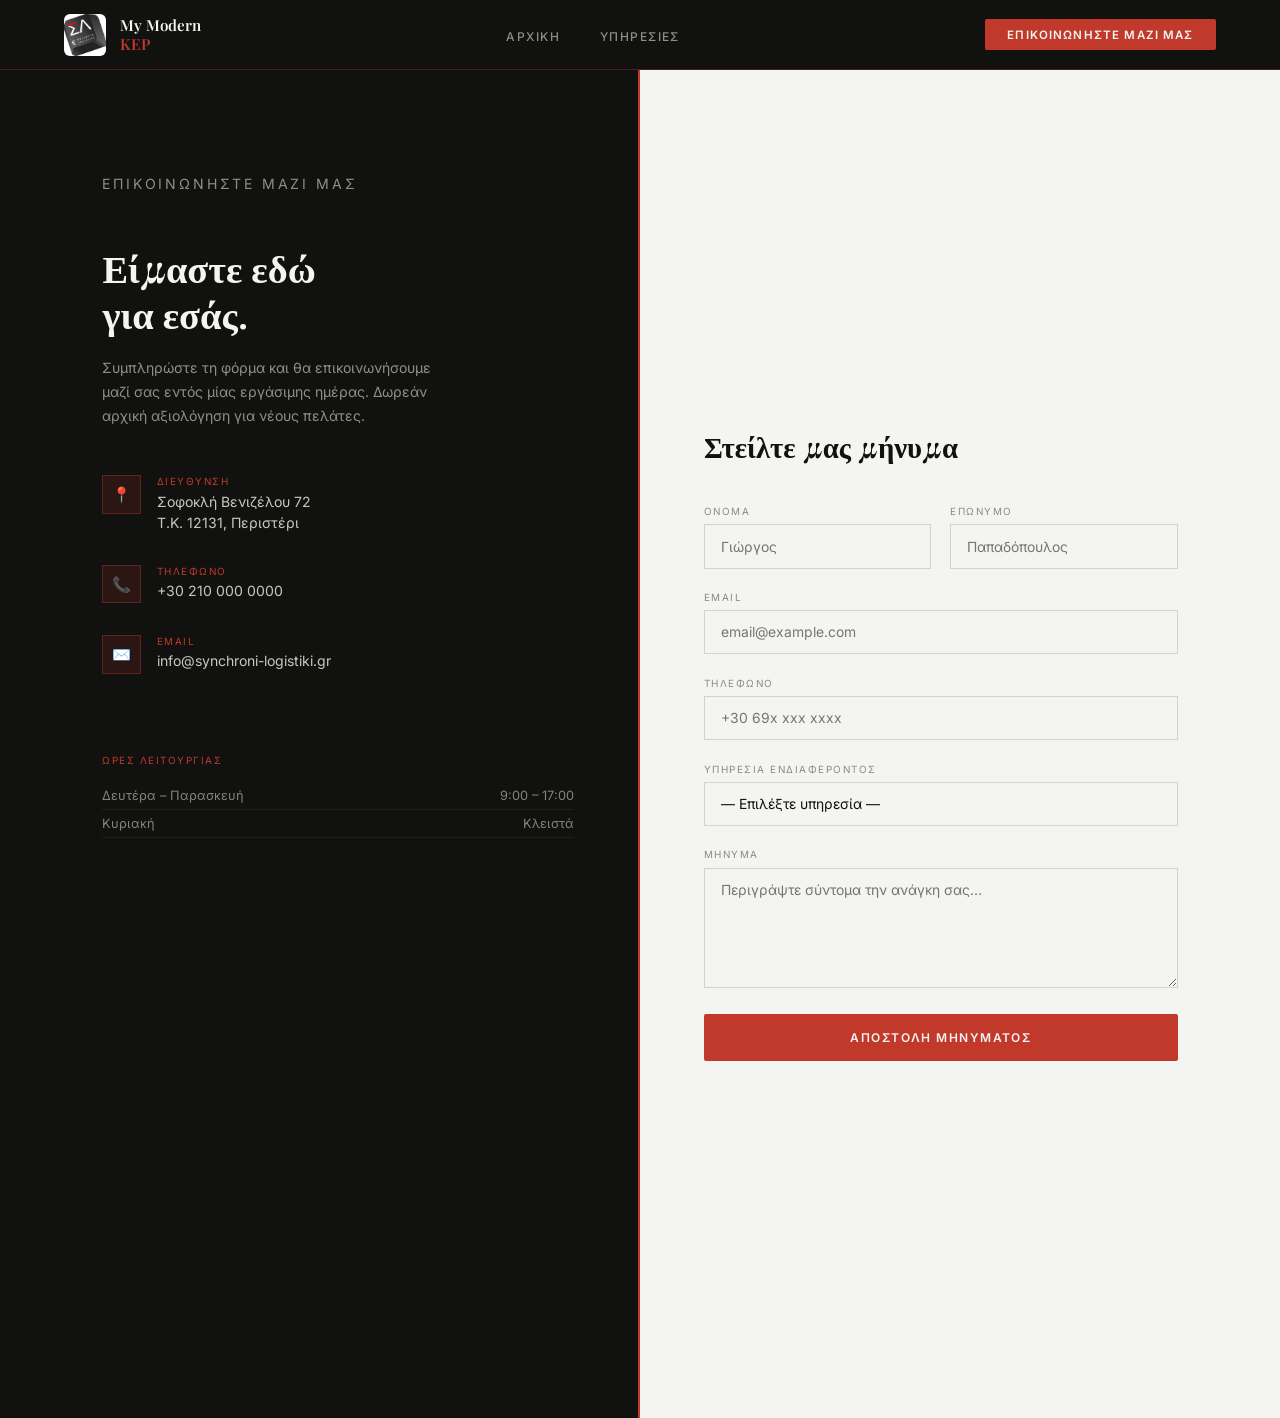
<file: html/contact.html>
<!DOCTYPE html>
<html lang="el">
<head>
  <meta charset="UTF-8" />
  <meta name="viewport" content="width=device-width, initial-scale=1.0" />
  <title>Επικοινωνία – Σύγχρονο ΚΕΠ</title>
  <link rel="preconnect" href="https://fonts.googleapis.com" />
  <link rel="preconnect" href="https://fonts.gstatic.com" crossorigin />
  <link href="https://fonts.googleapis.com/css2?family=Playfair+Display:ital,wght@0,400;0,600;0,700;1,400&family=Inter:wght@300;400;500;600&display=swap" rel="stylesheet" />
  <link rel="stylesheet" href="../styles/styles.css">
  <!-- Google Analytics -->
  <script async src="https://www.googletagmanager.com/gtag/js?id=G-0FLPC3F7KB"></script>
  <script>
    window.dataLayer = window.dataLayer || [];
    function gtag(){dataLayer.push(arguments);}
    gtag('js', new Date());
    gtag('config', 'G-0FLPC3F7KB');
  </script>
</head>
<body>

<!-- NAV -->
<nav>
  <a class="nav-logo" href="index.html">
    <img src="../images/images.jpg" alt="Σύγχρονη Λογιστική Logo" />
    <div class="nav-logo-text">My Modern<br><span>KEP</span></div>
  </a>
  <ul class="nav-links">
    <li><a href="index.html" data-page="home">Αρχική</a></li>
    <li><a href="services.html" data-page="services">Υπηρεσίες</a></li>
  </ul>
  <a class="nav-cta active" href="contact.html">Επικοινωνήστε μαζί μας</a>
</nav>

<div class="contact-layout">

  <div class="contact-info-panel">
    <p class="page-hero-tag">Επικοινωνήστε μαζί μας</p>
    <h2>Είμαστε εδώ<br>για εσάς.</h2>
    <p>Συμπληρώστε τη φόρμα και θα επικοινωνήσουμε μαζί σας εντός μίας εργάσιμης ημέρας. Δωρεάν αρχική αξιολόγηση για νέους πελάτες.</p>

    <div class="contact-det">
      <div class="contact-det-icon">📍</div>
      <div>
        <div class="contact-det-lbl">Διεύθυνση</div>
        <div class="contact-det-val">Σοφοκλή Βενιζέλου 72<br>Τ.Κ. 12131, Περιστέρι</div>
      </div>
    </div>

    <div class="contact-det">
      <div class="contact-det-icon">📞</div>
      <div>
        <div class="contact-det-lbl">Τηλέφωνο</div>
        <div class="contact-det-val">+30 210 000 0000</div>
      </div>
    </div>

    <div class="contact-det">
      <div class="contact-det-icon">✉️</div>
      <div>
        <div class="contact-det-lbl">Email</div>
        <div class="contact-det-val">info@synchroni-logistiki.gr</div>
      </div>
    </div>

    <div class="hours-block">
      <div class="hours-lbl">Ώρες Λειτουργίας</div>
      <div class="hours-row"><span>Δευτέρα – Παρασκευή</span><span>9:00 – 17:00</span></div>
      <div class="hours-row"><span>Κυριακή</span><span>Κλειστά</span></div>
    </div>

    <!-- GOOGLE MAPS -->
    <div class="map-section">
      <iframe src="https://www.google.com/maps/embed?pb=!1m18!1m12!1m3!1d12576.501077147783!2d23.689460791076648!3d37.99753846026745!2m3!1f0!2f0!3f0!3m2!1i1024!2i768!4f13.1!3m3!1m2!1s0x14a1a33562a462df%3A0x1bcb904fb762e04e!2zzqPOv8-Gzr_Ous67zq4gzpLOtc69zrnOts6tzrvOv8-FIDcyLCDOoM61z4HOuc-Dz4TOrc-BzrkgMTIxIDMx!5e0!3m2!1sel!2sgr!4v1779615122144!5m2!1sel!2sgr" width="100%" height="450" style="border:none;" allowfullscreen="" loading="lazy" referrerpolicy="no-referrer-when-downgrade">
      </iframe>
    </div>
  </div>

  <div class="contact-form-panel">
    <h2 class="form-title">Στείλτε μας μήνυμα</h2>
    <div id="contact-form">
      <div class="form-row">
        <div class="form-group">
          <label>Όνομα</label>
          <input type="text" id="fname" placeholder="Γιώργος" />
        </div>
        <div class="form-group">
          <label>Επώνυμο</label>
          <input type="text" id="lname" placeholder="Παπαδόπουλος" />
        </div>
      </div>
      <div class="form-group">
        <label>Email</label>
        <input type="email" id="email" placeholder="email@example.com" />
      </div>
      <div class="form-group">
        <label>Τηλέφωνο</label>
        <input type="tel" id="phone" placeholder="+30 69x xxx xxxx" />
      </div>
      <div class="form-group">
        <label>Υπηρεσία Ενδιαφέροντος</label>
        <select id="service">
          <option value="">— Επιλέξτε υπηρεσία —</option>
          <option>Τήρηση Λογιστικών Βιβλίων</option>
          <option>Φορολογικές Δηλώσεις</option>
          <option>ΦΠΑ &amp; Περιοδικές Δηλώσεις</option>
          <option>Μισθοδοσία &amp; ΕΦΚΑ</option>
          <option>Ίδρυση Εταιρείας</option>
          <option>Επιχειρηματικές Συμβουλές</option>
          <option>Άλλο / Δεν γνωρίζω</option>
        </select>
      </div>
      <div class="form-group">
        <label>Μήνυμα</label>
        <textarea id="message" placeholder="Περιγράψτε σύντομα την ανάγκη σας…"></textarea>
      </div>
      <button class="form-submit" onclick="submitForm()">Αποστολή Μηνύματος</button>
    </div>
    <div class="form-success" id="form-success">
      <div class="form-success-icon">✓</div>
      <h3>Το μήνυμά σας εστάλη!</h3>
      <p>Σας ευχαριστούμε. Θα επικοινωνήσουμε μαζί σας εντός μίας εργάσιμης ημέρας.</p>
    </div>
  </div>

</div>

<script src="../script/index.js"></script>

</body>
</html>
</file>
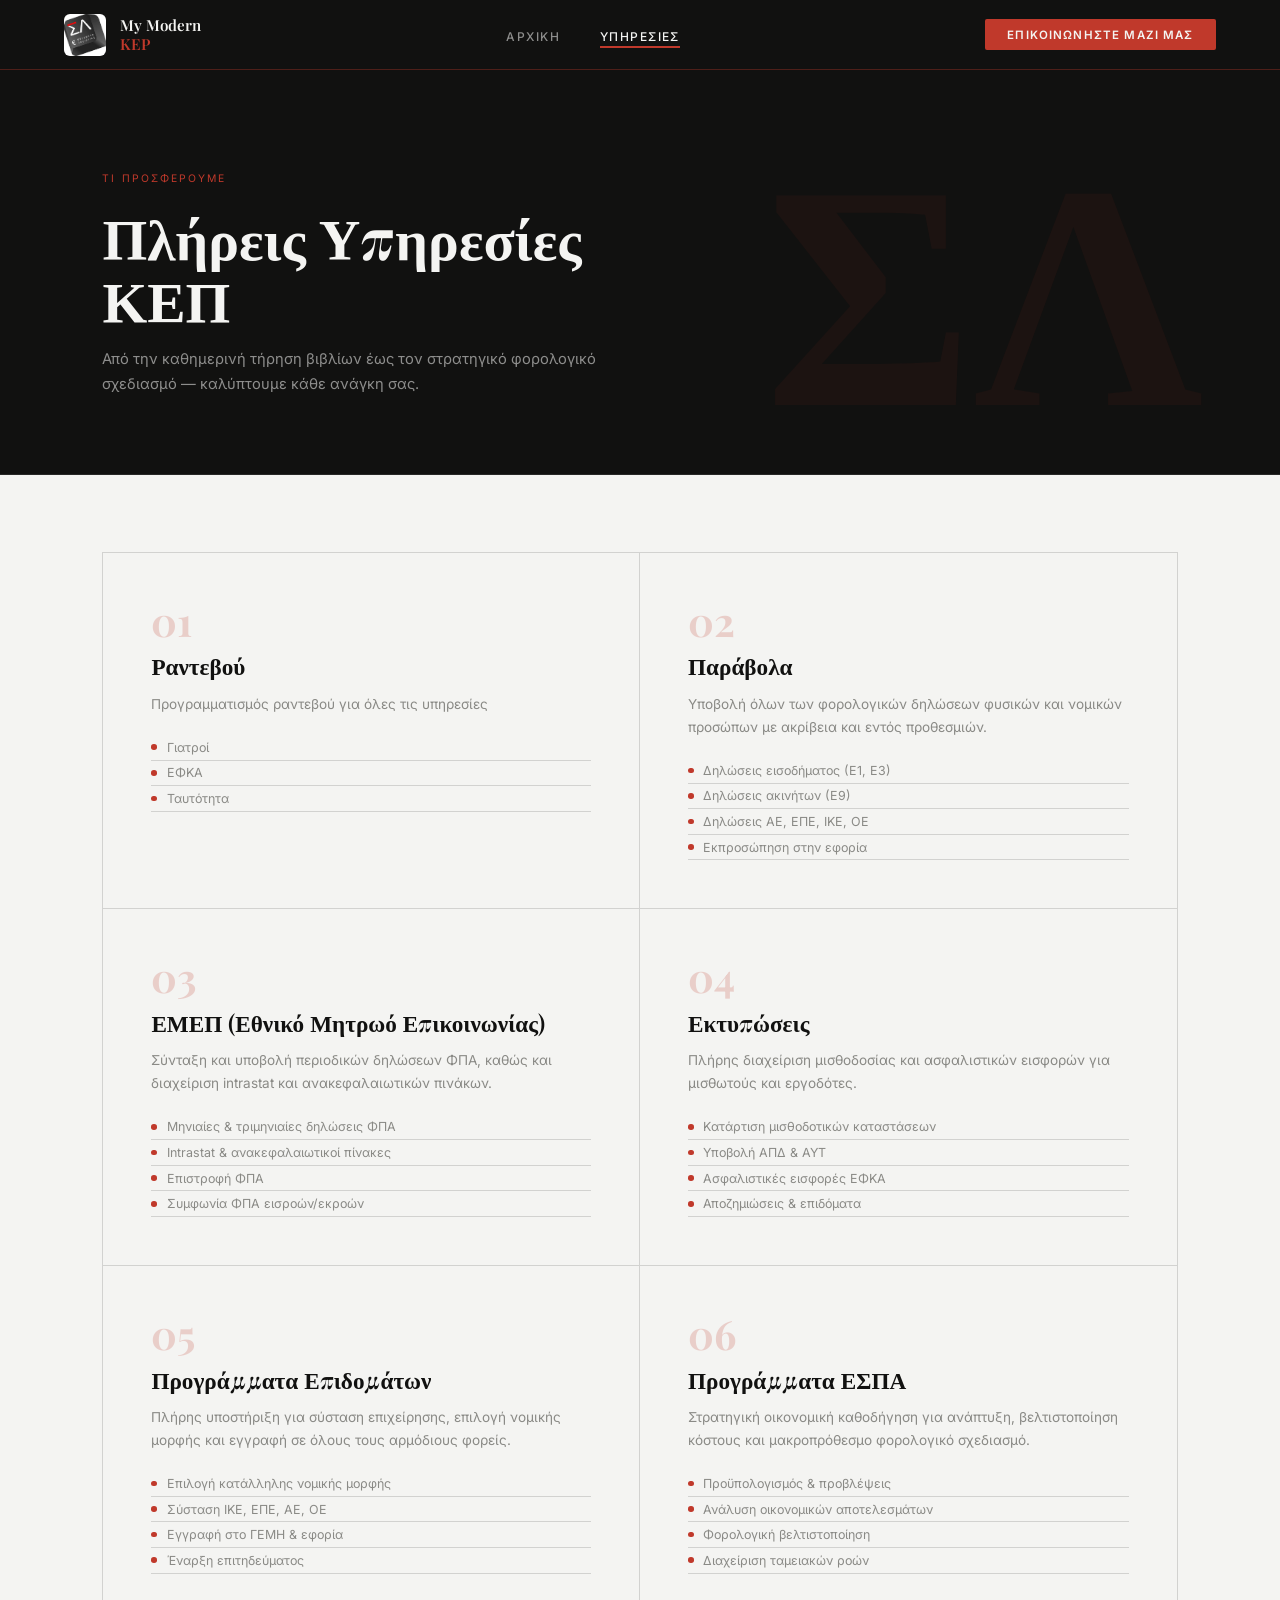
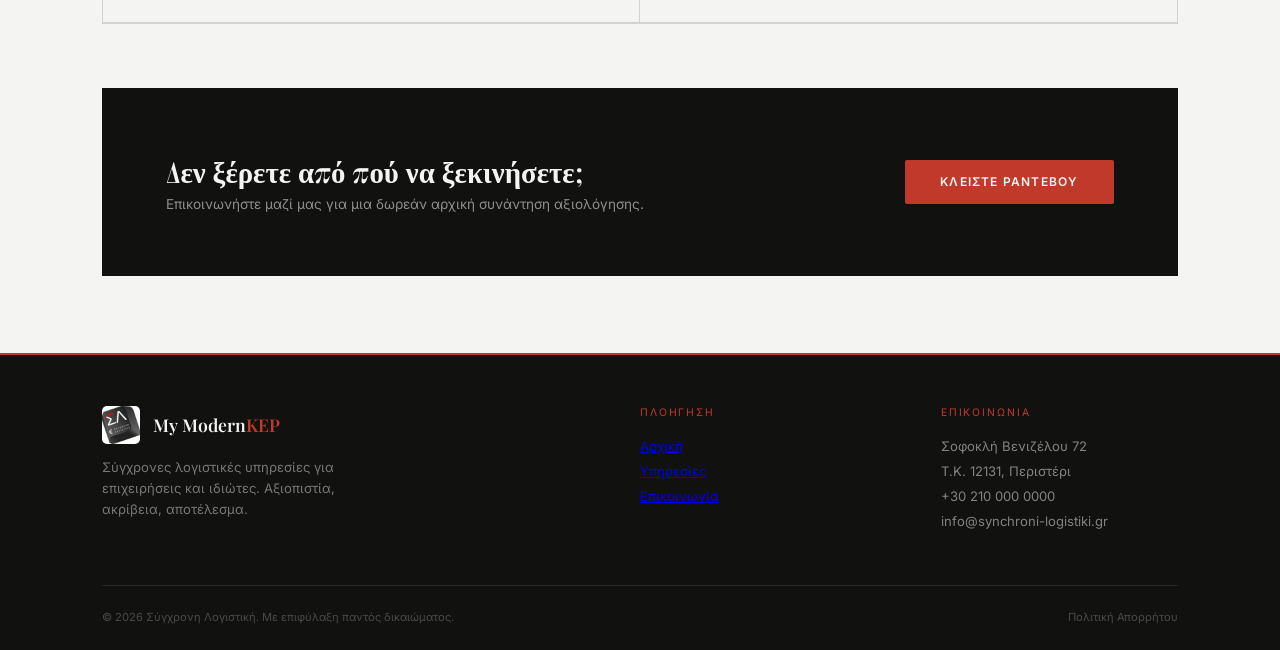
<file: html/services.html>
<!DOCTYPE html>
<html lang="el">
<head>
  <meta charset="UTF-8" />
  <meta name="viewport" content="width=device-width, initial-scale=1.0" />
  <title>Υπηρεσίες – Σύγχρονο ΚΕΠ</title>
  <link rel="preconnect" href="https://fonts.googleapis.com" />
  <link rel="preconnect" href="https://fonts.gstatic.com" crossorigin />
  <link href="https://fonts.googleapis.com/css2?family=Playfair+Display:ital,wght@0,400;0,600;0,700;1,400&family=Inter:wght@300;400;500;600&display=swap" rel="stylesheet" />
  <link rel="stylesheet" href="../styles/styles.css">
  <!-- Google Analytics -->
  <script async src="https://www.googletagmanager.com/gtag/js?id=G-0FLPC3F7KB"></script>
  <script>
    window.dataLayer = window.dataLayer || [];
    function gtag(){dataLayer.push(arguments);}
    gtag('js', new Date());
    gtag('config', 'G-0FLPC3F7KB');
  </script>
</head>
<body>

<!-- NAV -->
<nav>
  <a class="nav-logo" href="index.html">
    <img src="../images/images.jpg" alt="Σύγχρονη Λογιστική Logo" />
    <div class="nav-logo-text">My Modern<br><span>KEP</span></div>
  </a>
  <ul class="nav-links">
    <li><a href="index.html" data-page="home">Αρχική</a></li>
    <li><a href="services.html" data-page="services" class="active">Υπηρεσίες</a></li>
  </ul>
  <a class="nav-cta" href="contact.html">Επικοινωνήστε μαζί μας</a>
</nav>

<section class="page-hero">
  <div class="page-hero-deco">ΣΛ</div>
  <p class="page-hero-tag">Τι Προσφέρουμε</p>
  <h1 class="page-hero-h1">Πλήρεις Υπηρεσίες<br>ΚΕΠ</h1>
  <p class="page-hero-sub">Από την καθημερινή τήρηση βιβλίων έως τον στρατηγικό φορολογικό σχεδιασμό — καλύπτουμε κάθε ανάγκη σας.</p>
</section>

<div class="svc-page-content">
  <div class="svc-full-grid">

    <div class="svc-full-item">
      <div class="svc-full-num">01</div>
      <div class="svc-full-name">Ραντεβού</div>
      <p class="svc-full-desc">Προγραμματισμός ραντεβού για όλες τις υπηρεσίες</p>
      <ul class="svc-list">
        <li>Γιατροί</li>
        <li>ΕΦΚΑ</li>
        <li>Ταυτότητα</li>
      </ul>
    </div>

    <div class="svc-full-item">
      <div class="svc-full-num">02</div>
      <div class="svc-full-name">Παράβολα</div>
      <p class="svc-full-desc">Υποβολή όλων των φορολογικών δηλώσεων φυσικών και νομικών προσώπων με ακρίβεια και εντός προθεσμιών.</p>
      <ul class="svc-list">
        <li>Δηλώσεις εισοδήματος (Ε1, Ε3)</li>
        <li>Δηλώσεις ακινήτων (Ε9)</li>
        <li>Δηλώσεις ΑΕ, ΕΠΕ, ΙΚΕ, ΟΕ</li>
        <li>Εκπροσώπηση στην εφορία</li>
      </ul>
    </div>

    <div class="svc-full-item">
      <div class="svc-full-num">03</div>
      <div class="svc-full-name">ΕΜΕΠ (Εθνικό Μητρωό Επικοινωνίας)</div>
      <p class="svc-full-desc">Σύνταξη και υποβολή περιοδικών δηλώσεων ΦΠΑ, καθώς και διαχείριση intrastat και ανακεφαλαιωτικών πινάκων.</p>
      <ul class="svc-list">
        <li>Μηνιαίες &amp; τριμηνιαίες δηλώσεις ΦΠΑ</li>
        <li>Intrastat &amp; ανακεφαλαιωτικοί πίνακες</li>
        <li>Επιστροφή ΦΠΑ</li>
        <li>Συμφωνία ΦΠΑ εισροών/εκροών</li>
      </ul>
    </div>

    <div class="svc-full-item">
      <div class="svc-full-num">04</div>
      <div class="svc-full-name">Εκτυπώσεις</div>
      <p class="svc-full-desc">Πλήρης διαχείριση μισθοδοσίας και ασφαλιστικών εισφορών για μισθωτούς και εργοδότες.</p>
      <ul class="svc-list">
        <li>Κατάρτιση μισθοδοτικών καταστάσεων</li>
        <li>Υποβολή ΑΠΔ &amp; ΑΥΤ</li>
        <li>Ασφαλιστικές εισφορές ΕΦΚΑ</li>
        <li>Αποζημιώσεις &amp; επιδόματα</li>
      </ul>
    </div>

    <div class="svc-full-item">
      <div class="svc-full-num">05</div>
      <div class="svc-full-name">Προγράμματα Επιδομάτων</div>
      <p class="svc-full-desc">Πλήρης υποστήριξη για σύσταση επιχείρησης, επιλογή νομικής μορφής και εγγραφή σε όλους τους αρμόδιους φορείς.</p>
      <ul class="svc-list">
        <li>Επιλογή κατάλληλης νομικής μορφής</li>
        <li>Σύσταση ΙΚΕ, ΕΠΕ, ΑΕ, ΟΕ</li>
        <li>Εγγραφή στο ΓΕΜΗ &amp; εφορία</li>
        <li>Έναρξη επιτηδεύματος</li>
      </ul>
    </div>

    <div class="svc-full-item">
      <div class="svc-full-num">06</div>
      <div class="svc-full-name">Προγράμματα ΕΣΠΑ</div>
      <p class="svc-full-desc">Στρατηγική οικονομική καθοδήγηση για ανάπτυξη, βελτιστοποίηση κόστους και μακροπρόθεσμο φορολογικό σχεδιασμό.</p>
      <ul class="svc-list">
        <li>Προϋπολογισμός &amp; προβλέψεις</li>
        <li>Ανάλυση οικονομικών αποτελεσμάτων</li>
        <li>Φορολογική βελτιστοποίηση</li>
        <li>Διαχείριση ταμειακών ροών</li>
      </ul>
    </div>

  </div>

  <div class="svc-cta">
    <div>
      <h3>Δεν ξέρετε από πού να ξεκινήσετε;</h3>
      <p>Επικοινωνήστε μαζί μας για μια δωρεάν αρχική συνάντηση αξιολόγησης.</p>
    </div>
    <a class="btn-primary" href="contact.html">Κλείστε Ραντεβού</a>
  </div>
</div>

<footer>
  <div class="footer-grid">
    <div>
      <div class="footer-logo-wrap">
        <img src="../images/images.jpg" alt="Σύγχρονη Λογιστική Logo" />
        <div class="footer-brand">My Modern<span>KEP</span></div>
      </div>
      <p class="footer-tagline">Σύγχρονες λογιστικές υπηρεσίες για επιχειρήσεις και ιδιώτες. Αξιοπιστία, ακρίβεια, αποτέλεσμα.</p>
    </div>
    <div class="footer-col">
      <div class="footer-col-title">Πλοήγηση</div>
      <ul>
        <li><a href="index.html">Αρχική</a></li>
        <li><a href="services.html">Υπηρεσίες</a></li>
        <li><a href="contact.html">Επικοινωνία</a></li>
      </ul>
    </div>
    <div class="footer-col">
      <div class="footer-col-title">Επικοινωνία</div>
      <ul>
        <li>Σοφοκλή Βενιζέλου 72</li>
        <li>Τ.Κ. 12131, Περιστέρι</li>
        <li>+30 210 000 0000</li>
        <li>info@synchroni-logistiki.gr</li>
      </ul>
    </div>
  </div>
  <div class="footer-bottom">
    <span>© 2026 Σύγχρονη Λογιστική. Με επιφύλαξη παντός δικαιώματος.</span>
    <span>Πολιτική Απορρήτου</span>
  </div>
</footer>

</body>
</html>
</file>
<file: styles/styles.css>
*, *::before, *::after { box-sizing: border-box; margin: 0; padding: 0; }

:root {
  --black:   #111110;
  --dark:    #1c1c1a;
  --charcoal:#2e2e2c;
  --red:     #c0392b;
  --red-lt:  #e74c3c;
  --white:   #f4f4f2;
  --grey:    #8a8a86;
  --line:    rgba(244,244,242,.1);
  --line-dk: rgba(17,17,16,.15);
}

html { scroll-behavior: smooth; }

body {
  font-family: 'Inter', sans-serif;
  background: var(--white);
  color: var(--black);
  overflow-x: hidden;
}


@keyframes fadeIn {
  from { opacity: 0; transform: translateY(14px); }
  to   { opacity: 1; transform: translateY(0); }
}

/* ══════════════════════════════
   NAVIGATION
══════════════════════════════ */
nav {
  position: sticky;
  top: 0;
  z-index: 200;
  display: flex;
  align-items: center;
  justify-content: space-between;
  padding: 0 5vw;
  height: 70px;
  background: var(--black);
  border-bottom: 1px solid rgba(192,57,43,.35);
}

.nav-logo {
  display: flex;
  align-items: center;
  gap: .9rem;
  cursor: pointer;
  text-decoration: none;
}

.nav-logo img {
  width: 42px;
  height: 42px;
  object-fit: cover;
  border-radius: 6px;
}

.nav-logo-text {
  font-family: 'Playfair Display', serif;
  font-size: .95rem;
  font-weight: 600;
  color: var(--white);
  line-height: 1.25;
}

.nav-logo-text span { color: var(--red); }

.nav-links {
  display: flex;
  gap: 2.5rem;
  list-style: none;
}

.nav-links a {
  font-size: .75rem;
  font-weight: 500;
  letter-spacing: .12em;
  text-transform: uppercase;
  color: rgba(244,244,242,.55);
  text-decoration: none;
  cursor: pointer;
  transition: color .2s;
  position: relative;
}

.nav-links a::after {
  content: '';
  position: absolute;
  bottom: -4px;
  left: 0;
  right: 0;
  height: 2px;
  background: var(--red);
  transform: scaleX(0);
  transform-origin: left;
  transition: transform .22s ease;
}

.nav-links a:hover,
.nav-links a.active { color: var(--white); }

.nav-links a:hover::after,
.nav-links a.active::after { transform: scaleX(1); }

.nav-cta {
  font-size: .72rem;
  font-weight: 600;
  letter-spacing: .1em;
  text-transform: uppercase;
  padding: .55rem 1.4rem;
  background: var(--red);
  color: var(--white);
  border: none;
  cursor: pointer;
  transition: background .2s;
  text-decoration: none;
  border-radius: 2px;
}

.nav-cta:hover { background: var(--red-lt); }

/* ══════════════════════════════
   HOME — HERO
══════════════════════════════ */
.hero {
  display: grid;
  grid-template-columns: 1fr 1fr;
  min-height: calc(100vh - 70px);
  background: var(--black);
}

.hero-left {
  padding: 8vw 5vw 8vw 8vw;
  display: flex;
  flex-direction: column;
  justify-content: center;
  border-right: 1px solid var(--line);
}

.hero-eyebrow {
  display: flex;
  align-items: center;
  gap: .8rem;
  font-size: .68rem;
  letter-spacing: .2em;
  text-transform: uppercase;
  color: var(--red);
  margin-bottom: 2rem;
}

.hero-eyebrow::before {
  content: '';
  width: 2rem;
  height: 2px;
  background: var(--red);
}

.hero-h1 {
  font-family: 'Playfair Display', serif;
  font-size: clamp(2.8rem, 5vw, 5rem);
  font-weight: 700;
  line-height: 1.1;
  color: var(--white);
  margin-bottom: 1.6rem;
}

.hero-h1 em {
  font-style: italic;
  color: var(--red);
}

.hero-sub {
  font-size: .95rem;
  line-height: 1.75;
  font-weight: 300;
  color: rgba(244,244,242,.6);
  max-width: 40ch;
  margin-bottom: 3rem;
}

.hero-actions {
  display: flex;
  gap: 1rem;
  flex-wrap: wrap;
}

/* Buttons */
.btn-primary {
  padding: .9rem 2.2rem;
  background: var(--red);
  color: var(--white);
  font-size: .75rem;
  font-weight: 600;
  letter-spacing: .1em;
  text-transform: uppercase;
  border: none;
  cursor: pointer;
  transition: background .2s, transform .15s;
  text-decoration: none;
  display: inline-block;
  border-radius: 2px;
}

.btn-primary:hover {
  background: var(--red-lt);
  transform: translateY(-1px);
}

.btn-ghost {
  padding: .9rem 2.2rem;
  background: transparent;
  color: var(--white);
  font-size: .75rem;
  font-weight: 500;
  letter-spacing: .1em;
  text-transform: uppercase;
  border: 1px solid rgba(244,244,242,.25);
  cursor: pointer;
  transition: border-color .2s, color .2s;
  text-decoration: none;
  display: inline-block;
  border-radius: 2px;
}

.btn-ghost:hover {
  border-color: var(--red);
  color: var(--red);
}

/* Hero Stats */
.hero-stats {
  margin-top: 4.5rem;
  display: flex;
  gap: 3rem;
  padding-top: 2.5rem;
  border-top: 1px solid var(--line);
}

.stat-val {
  font-family: 'Playfair Display', serif;
  font-size: 2.6rem;
  font-weight: 700;
  color: var(--white);
  line-height: 1;
}

.stat-val span { color: var(--red); }

.stat-lbl {
  font-size: .65rem;
  letter-spacing: .1em;
  text-transform: uppercase;
  color: rgba(244,244,242,.45);
  margin-top: .4rem;
}

/* Hero Right — Photo Mosaic */
.hero-right {
  display: grid;
  grid-template-rows: 55% 45%;
  overflow: hidden;
}

.hero-right img {
  width: 100%;
  height: 100%;
  object-fit: cover;
  display: block;
  filter: grayscale(.3) contrast(1.08);
}

.hero-photo-row {
  display: grid;
  grid-template-columns: 1fr 1fr;
  border-top: 1px solid var(--line);
}

.hero-photo-row img:first-child { border-right: 1px solid var(--line); }

/* ══════════════════════════════
   MARQUEE
══════════════════════════════ */
.marquee-strip {
  background: var(--red);
  color: var(--white);
  padding: .9rem 0;
  overflow: hidden;
  white-space: nowrap;
}

.marquee-inner {
  display: inline-flex;
  animation: marquee 30s linear infinite;
}

.marquee-item {
  font-size: .78rem;
  font-weight: 600;
  letter-spacing: .15em;
  text-transform: uppercase;
  padding: 0 2.5rem;
}

.marquee-sep {
  color: rgba(255,255,255,.5);
  padding: 0 .3rem;
}

@keyframes marquee {
  from { transform: translateX(0); }
  to   { transform: translateX(-50%); }
}

/* ══════════════════════════════
   ABOUT STRIP
══════════════════════════════ */
.about-strip {
  display: grid;
  grid-template-columns: 1fr 1fr;
}

.about-left {
  padding: 7vw 5vw 7vw 8vw;
  border-right: 1px solid var(--line-dk);
}

.section-tag {
  font-size: .65rem;
  letter-spacing: .2em;
  text-transform: uppercase;
  color: var(--red);
  margin-bottom: 1.2rem;
}

.section-h2 {
  font-family: 'Playfair Display', serif;
  font-size: clamp(1.8rem, 3vw, 3rem);
  font-weight: 600;
  line-height: 1.2;
  margin-bottom: 1.4rem;
}

.section-p {
  font-size: .9rem;
  line-height: 1.75;
  color: var(--grey);
  max-width: 48ch;
  margin-bottom: 1rem;
}

.about-right {
  position: relative;
  overflow: hidden;
  min-height: 380px;
}

.about-right img {
  width: 100%;
  height: 100%;
  object-fit: cover;
  filter: grayscale(.2);
}

.about-badge {
  position: absolute;
  bottom: 2rem;
  left: 2rem;
  background: var(--red);
  color: var(--white);
  padding: .6rem 1.2rem;
  font-size: .68rem;
  letter-spacing: .15em;
  text-transform: uppercase;
  font-weight: 600;
}

/* ══════════════════════════════
   HOME — SERVICES PREVIEW
══════════════════════════════ */
.home-services {
  background: var(--dark);
  padding: 7vw 8vw;
}

.home-services-header {
  display: flex;
  align-items: flex-end;
  justify-content: space-between;
  margin-bottom: 3.5rem;
}

.home-services-header h2 {
  font-family: 'Playfair Display', serif;
  font-size: clamp(1.8rem, 3vw, 2.8rem);
  font-weight: 600;
  color: var(--white);
}

.services-preview-grid {
  display: grid;
  grid-template-columns: repeat(3, 1fr);
  gap: 1px;
  background: var(--line);
}

.svc-preview {
  background: var(--dark);
  padding: 2.5rem 2rem;
  transition: background .25s;
}

.svc-preview:hover { background: var(--charcoal); }

.svc-icon {
  font-size: 1.8rem;
  margin-bottom: 1rem;
}

.svc-name {
  font-family: 'Playfair Display', serif;
  font-size: 1.15rem;
  font-weight: 600;
  color: var(--white);
  margin-bottom: .6rem;
}

.svc-desc {
  font-size: .82rem;
  line-height: 1.65;
  color: var(--grey);
}

/* ══════════════════════════════
   TESTIMONIALS
══════════════════════════════ */
.testimonials {
  padding: 7vw 8vw;
  border-top: 1px solid var(--line-dk);
}

.test-grid {
  display: grid;
  grid-template-columns: repeat(3, 1fr);
  gap: 1.5rem;
  margin-top: 3rem;
}

.test-card {
  background: var(--dark);
  padding: 2.2rem;
  position: relative;
}

.test-card::before {
  content: '\201C';
  font-family: 'Playfair Display', serif;
  font-size: 4.5rem;
  color: var(--red);
  opacity: .3;
  position: absolute;
  top: .8rem;
  left: 1.5rem;
  line-height: 1;
}

.test-text {
  font-size: .85rem;
  line-height: 1.7;
  color: rgba(244,244,242,.7);
  margin-bottom: 1.8rem;
  position: relative;
  z-index: 1;
}

.test-author {
  font-weight: 600;
  font-size: .82rem;
  color: var(--white);
}

.test-role {
  font-size: .7rem;
  color: var(--red);
  margin-top: .2rem;
}

/* ══════════════════════════════
   FOOTER
══════════════════════════════ */
footer {
  background: var(--black);
  color: var(--white);
  padding: 4vw 8vw 2vw;
  border-top: 2px solid var(--red);
}

.footer-grid {
  display: grid;
  grid-template-columns: 2fr 1fr 1fr;
  gap: 4rem;
  padding-bottom: 3rem;
  border-bottom: 1px solid var(--line);
}

.footer-logo-wrap {
  display: flex;
  align-items: center;
  gap: .8rem;
  margin-bottom: .8rem;
}

.footer-logo-wrap img {
  width: 38px;
  height: 38px;
  object-fit: cover;
  border-radius: 5px;
}

.footer-brand {
  font-family: 'Playfair Display', serif;
  font-size: 1.1rem;
  font-weight: 600;
}

.footer-brand span { color: var(--red); }

.footer-tagline {
  font-size: .82rem;
  line-height: 1.6;
  color: rgba(244,244,242,.45);
  max-width: 32ch;
}

.footer-col-title {
  font-size: .65rem;
  letter-spacing: .18em;
  text-transform: uppercase;
  color: var(--red);
  margin-bottom: 1.2rem;
}

.footer-col ul { list-style: none; }

.footer-col li {
  font-size: .82rem;
  color: rgba(244,244,242,.5);
  margin-bottom: .55rem;
  cursor: pointer;
  transition: color .2s;
}

.footer-col li:hover { color: var(--white); }

.footer-bottom {
  display: flex;
  justify-content: space-between;
  padding-top: 1.5rem;
  font-size: .7rem;
  color: rgba(244,244,242,.25);
}

/* ══════════════════════════════
   SERVICES PAGE
══════════════════════════════ */
.page-hero {
  background: var(--black);
  color: var(--white);
  padding: 8vw 8vw 6vw;
  border-bottom: 1px solid var(--line);
  position: relative;
  overflow: hidden;
}

.page-hero-deco {
  position: absolute;
  right: 6vw;
  top: 50%;
  transform: translateY(-50%);
  font-family: 'Playfair Display', serif;
  font-size: 20rem;
  font-weight: 700;
  line-height: 1;
  color: rgba(192,57,43,.06);
  pointer-events: none;
  user-select: none;
}

.page-hero-tag {
  font-size: .65rem;
  letter-spacing: .2em;
  text-transform: uppercase;
  color: var(--red);
  margin-bottom: 1.2rem;
}

.page-hero-h1 {
  font-family: 'Playfair Display', serif;
  font-size: clamp(2.2rem, 4.5vw, 4.5rem);
  font-weight: 700;
  line-height: 1.1;
}

.page-hero-sub {
  margin-top: 1rem;
  font-size: .92rem;
  line-height: 1.7;
  color: rgba(244,244,242,.55);
  max-width: 55ch;
}

.svc-page-content { padding: 6vw 8vw; }

.svc-full-grid {
  display: grid;
  grid-template-columns: repeat(2, 1fr);
  border: 1px solid var(--line-dk);
}

.svc-full-item {
  padding: 3rem;
  border-right: 1px solid var(--line-dk);
  border-bottom: 1px solid var(--line-dk);
  transition: background .2s;
}

.svc-full-item:nth-child(2n) { border-right: none; }
.svc-full-item:hover { background: #f9f7f4; }

.svc-full-num {
  font-family: 'Playfair Display', serif;
  font-size: 2.5rem;
  font-weight: 700;
  color: var(--red);
  opacity: .2;
  line-height: 1;
  margin-bottom: .6rem;
}

.svc-full-name {
  font-family: 'Playfair Display', serif;
  font-size: 1.45rem;
  font-weight: 600;
  margin-bottom: .7rem;
}

.svc-full-desc {
  font-size: .85rem;
  line-height: 1.7;
  color: var(--grey);
  margin-bottom: 1.2rem;
}

.svc-list { list-style: none; }

.svc-list li {
  font-size: .78rem;
  color: var(--grey);
  padding: .3rem 0;
  border-bottom: 1px solid var(--line-dk);
  display: flex;
  align-items: center;
  gap: .6rem;
}

.svc-list li::before {
  content: '';
  width: .35rem;
  height: .35rem;
  background: var(--red);
  flex-shrink: 0;
  border-radius: 50%;
}

.svc-cta {
  margin-top: 5vw;
  background: var(--black);
  color: var(--white);
  padding: 4rem;
  display: flex;
  align-items: center;
  justify-content: space-between;
  gap: 2rem;
}

.svc-cta h3 {
  font-family: 'Playfair Display', serif;
  font-size: 1.8rem;
  font-weight: 600;
}

.svc-cta p {
  font-size: .85rem;
  color: rgba(244,244,242,.55);
  margin-top: .4rem;
}

/* ══════════════════════════════
   CONTACT PAGE
══════════════════════════════ */
.contact-layout {
  display: grid;
  grid-template-columns: 1fr 1fr;
  min-height: calc(100vh - 70px);
}

.contact-info-panel {
  background: var(--black);
  color: var(--white);
  padding: 8vw 5vw 8vw 8vw;
  display: flex;
  flex-direction: column;
  justify-content: center;
  border-right: 2px solid var(--red);
}

.contact-info-panel h2 {
  font-family: 'Playfair Display', serif;
  font-size: clamp(1.8rem, 3vw, 3rem);
  font-weight: 600;
  line-height: 1.2;
  margin-bottom: 1.2rem;
}

.contact-info-panel > p {
  font-size: .88rem;
  line-height: 1.7;
  color: rgba(244,244,242,.55);
  max-width: 38ch;
  margin-bottom: 3rem;
}

.contact-det {
  display: flex;
  align-items: flex-start;
  gap: 1rem;
  margin-bottom: 2rem;
}

.contact-det-icon {
  width: 2.4rem;
  height: 2.4rem;
  flex-shrink: 0;
  background: rgba(192,57,43,.15);
  border: 1px solid rgba(192,57,43,.35);
  display: flex;
  align-items: center;
  justify-content: center;
  font-size: .95rem;
}

.contact-det-lbl {
  font-size: .62rem;
  letter-spacing: .15em;
  text-transform: uppercase;
  color: var(--red);
  margin-bottom: .2rem;
}

.contact-det-val {
  font-size: .88rem;
  color: rgba(244,244,242,.8);
  line-height: 1.5;
}

.hours-block {
  margin-top: 1.5rem;
  padding-top: 1.5rem;
  margin-bottom: 1.5rem;
}

.hours-lbl {
  font-size: .62rem;
  letter-spacing: .15em;
  text-transform: uppercase;
  color: var(--red);
  margin-bottom: 1rem;
}

.hours-row {
  display: flex;
  justify-content: space-between;
  font-size: .8rem;
  color: rgba(244,244,242,.5);
  padding: .38rem 0;
  border-bottom: 1px solid rgba(244,244,242,.06);
}

/* Contact Form */
.contact-form-panel {
  padding: 7vw 8vw 7vw 5vw;
  display: flex;
  flex-direction: column;
  justify-content: center;
}

.form-title {
  font-family: 'Playfair Display', serif;
  font-size: 1.8rem;
  font-weight: 600;
  margin-bottom: 2.5rem;
}

.form-row {
  display: grid;
  grid-template-columns: 1fr 1fr;
  gap: 1.2rem;
}

.form-group { margin-bottom: 1.4rem; }

.form-group label {
  display: block;
  font-size: .62rem;
  letter-spacing: .15em;
  text-transform: uppercase;
  color: var(--grey);
  margin-bottom: .45rem;
}

.form-group input,
.form-group select,
.form-group textarea {
  width: 100%;
  padding: .82rem 1rem;
  background: transparent;
  border: 1px solid var(--line-dk);
  font-family: 'Inter', sans-serif;
  font-size: .87rem;
  color: var(--black);
  outline: none;
  transition: border-color .2s;
  appearance: none;
  border-radius: 0;
}

.form-group input:focus,
.form-group select:focus,
.form-group textarea:focus { border-color: var(--red); }

.form-group textarea {
  resize: vertical;
  min-height: 120px;
}

.form-submit {
  width: 100%;
  padding: 1rem;
  background: var(--red);
  color: var(--white);
  font-family: 'Inter', sans-serif;
  font-size: .75rem;
  font-weight: 600;
  letter-spacing: .12em;
  text-transform: uppercase;
  border: none;
  cursor: pointer;
  transition: background .2s;
  border-radius: 2px;
}

.form-submit:hover { background: var(--red-lt); }

.form-success {
  display: none;
  text-align: center;
  padding: 2.5rem;
  border: 1px solid var(--red);
  margin-top: 1.5rem;
}

.form-success.show { display: block; animation: fadeIn .4s ease both; }

.form-success-icon {
  font-size: 2.2rem;
  margin-bottom: .8rem;
}

.form-success h3 {
  font-family: 'Playfair Display', serif;
  font-size: 1.5rem;
  font-weight: 600;
  margin-bottom: .4rem;
}

.form-success p {
  font-size: .83rem;
  color: var(--grey);
}

/* map layout */
.map-small {
  border: 1px solid rgba(192,57,43,.35);
  overflow: hidden;
  filter: grayscale(40%);
  transition: filter .3s;
}

.map-small:hover {
  filter: grayscale(0%);
}

/* ══════════════════════════════
   RESPONSIVE — MOBILE
══════════════════════════════ */
@media (max-width: 900px) {

  .hero,
  .about-strip,
  .contact-layout { grid-template-columns: 1fr; }

  .hero-right { min-height: 50vw; }
  .about-right { min-height: 260px; }

  .test-grid,
  .services-preview-grid,
  .svc-full-grid { grid-template-columns: 1fr; }

  .footer-grid { grid-template-columns: 1fr; gap: 2rem; }

  .svc-cta { flex-direction: column; }

  .form-row { grid-template-columns: 1fr; }

  .nav-links { display: none; }

  .home-services-header {
    flex-direction: column;
    align-items: flex-start;
    gap: 1rem;
  }
}
</file>
